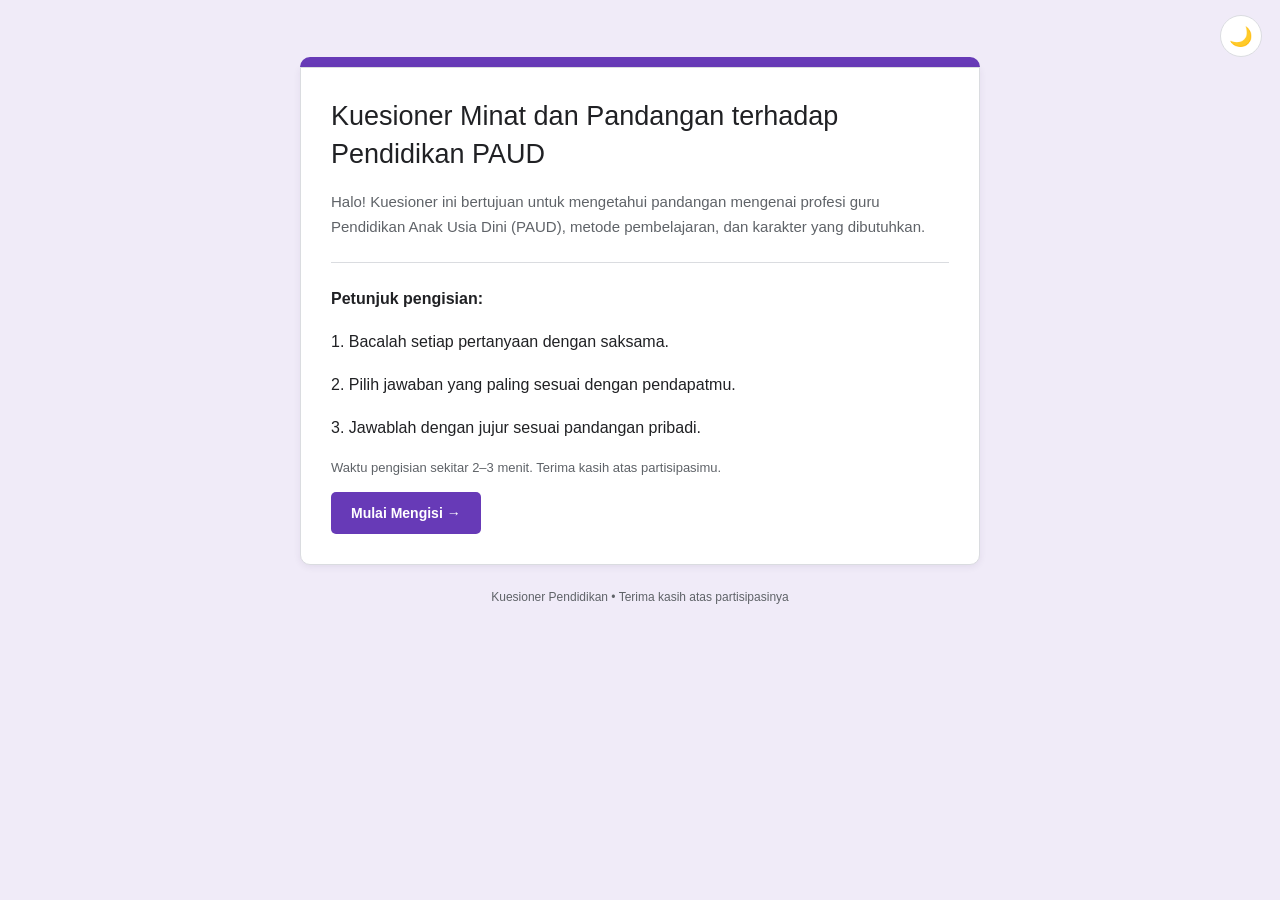
<file: index.html>
<!DOCTYPE html>
<html lang="id">
<head>
  <meta charset="UTF-8">
  <meta name="viewport" content="width=device-width, initial-scale=1.0">
  <title>Kuesioner Pendidikan PAUD</title>
  <link rel="stylesheet" href="style.css">
  <script src="script.js" defer></script>
</head>
<body>
  <button class="theme-toggle" onclick="toggleTheme()">🌙</button>

  <main class="container">
    <div class="top-banner"></div>

    <section class="card">
      <h1>Kuesioner Minat dan Pandangan terhadap Pendidikan PAUD</h1>
      <p class="subtitle">
        Halo! Kuesioner ini bertujuan untuk mengetahui pandangan
        mengenai profesi guru Pendidikan Anak Usia Dini (PAUD),
        metode pembelajaran, dan karakter yang dibutuhkan.
      </p>

      <hr>

      <p><strong>Petunjuk pengisian:</strong></p>
      <p>1. Bacalah setiap pertanyaan dengan saksama.</p>
      <p>2. Pilih jawaban yang paling sesuai dengan pendapatmu.</p>
      <p>3. Jawablah dengan jujur sesuai pandangan pribadi.</p>

      <p class="small-text">
        Waktu pengisian sekitar 2–3 menit. Terima kasih atas partisipasimu.
      </p>

      <button class="primary-btn"
        onclick="nextPage('halaman1.html')">
        Mulai Mengisi →
      </button>
    </section>

    <p class="footer">Kuesioner Pendidikan • Terima kasih atas partisipasinya</p>
  </main>
</body>
</html>
</file>
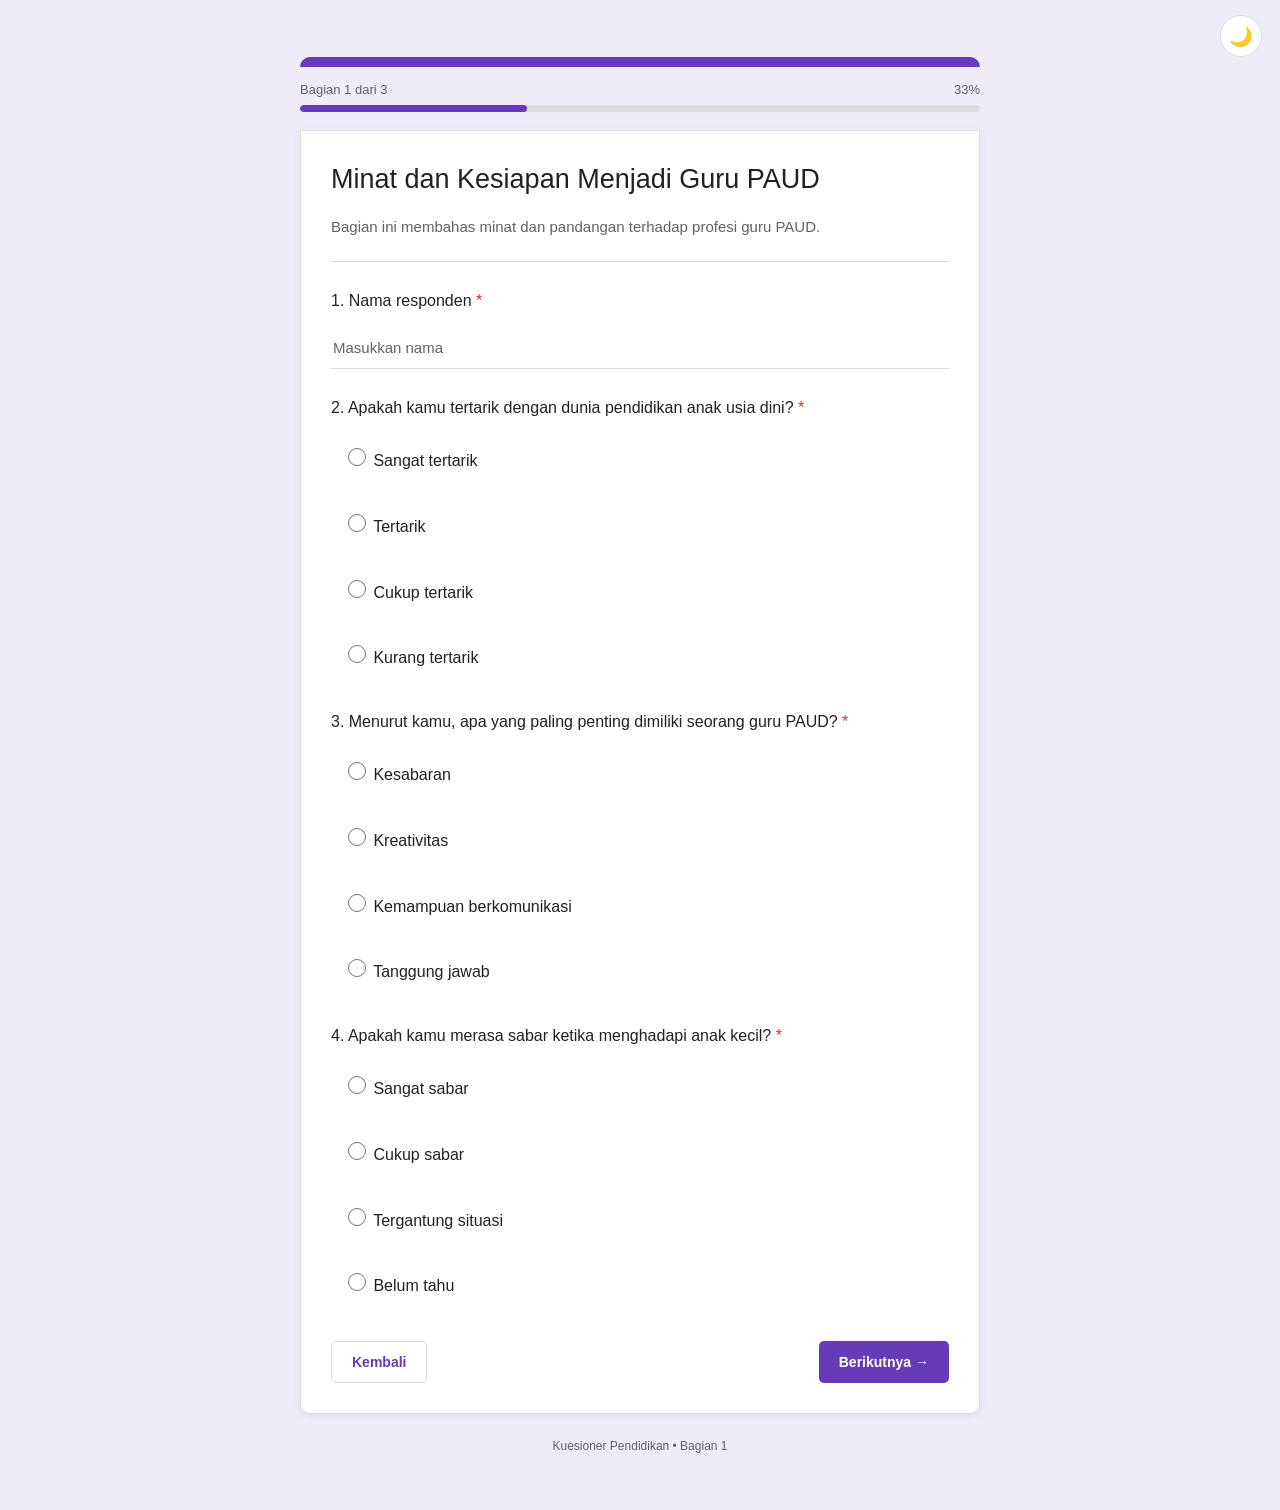
<file: halaman1.html>
<!DOCTYPE html>
<html lang="id">
<head>
  <meta charset="UTF-8">
  <meta name="viewport" content="width=device-width, initial-scale=1.0">
  <title>Minat terhadap Profesi Guru PAUD</title>
  <link rel="stylesheet" href="style.css">
  <script src="script.js" defer></script>
</head>
<body>
  <button class="theme-toggle" onclick="toggleTheme()">🌙</button>

  <main class="container">
    <div class="top-banner"></div>

    <div class="progress-info">
      <span>Bagian 1 dari 3</span>
      <span>33%</span>
    </div>
    <div class="progress-track">
      <div class="progress-fill" style="width:33.33%"></div>
    </div>

    <section class="card">
      <h1>Minat dan Kesiapan Menjadi Guru PAUD</h1>
      <p class="subtitle">
        Bagian ini membahas minat dan pandangan terhadap profesi guru PAUD.
      </p>
      <hr>

      <form onsubmit="savePage1(event)">
        <div class="question">
          <label for="nama">
            1. Nama responden <span class="required">*</span>
          </label>
          <input id="nama" type="text" placeholder="Masukkan nama" required>
        </div>

        <div class="question">
          <p class="question-title">
            2. Apakah kamu tertarik dengan dunia pendidikan anak usia dini?
            <span class="required">*</span>
          </p>
          <label class="option"><input type="radio" name="minat" value="Sangat tertarik" required> Sangat tertarik</label>
          <label class="option"><input type="radio" name="minat" value="Tertarik"> Tertarik</label>
          <label class="option"><input type="radio" name="minat" value="Cukup tertarik"> Cukup tertarik</label>
          <label class="option"><input type="radio" name="minat" value="Kurang tertarik"> Kurang tertarik</label>
        </div>

        <div class="question">
          <p class="question-title">
            3. Menurut kamu, apa yang paling penting dimiliki seorang guru PAUD?
            <span class="required">*</span>
          </p>
          <label class="option"><input type="radio" name="kompetensi" value="Kesabaran" required> Kesabaran</label>
          <label class="option"><input type="radio" name="kompetensi" value="Kreativitas"> Kreativitas</label>
          <label class="option"><input type="radio" name="kompetensi" value="Komunikasi"> Kemampuan berkomunikasi</label>
          <label class="option"><input type="radio" name="kompetensi" value="Tanggung jawab"> Tanggung jawab</label>
        </div>

        <div class="question">
          <p class="question-title">
            4. Apakah kamu merasa sabar ketika menghadapi anak kecil?
            <span class="required">*</span>
          </p>
          <label class="option"><input type="radio" name="sabar" value="Sangat sabar" required> Sangat sabar</label>
          <label class="option"><input type="radio" name="sabar" value="Cukup sabar"> Cukup sabar</label>
          <label class="option"><input type="radio" name="sabar" value="Tergantung situasi"> Tergantung situasi</label>
          <label class="option"><input type="radio" name="sabar" value="Belum tahu"> Belum tahu</label>
        </div>

        <div class="button-row">
          <button type="button" class="secondary-btn"
            onclick="nextPage('index.html')">Kembali</button>
          <button type="submit" class="primary-btn">Berikutnya →</button>
        </div>
      </form>
    </section>

    <p class="footer">Kuesioner Pendidikan • Bagian 1</p>
  </main>
</body>
</html>
</file>
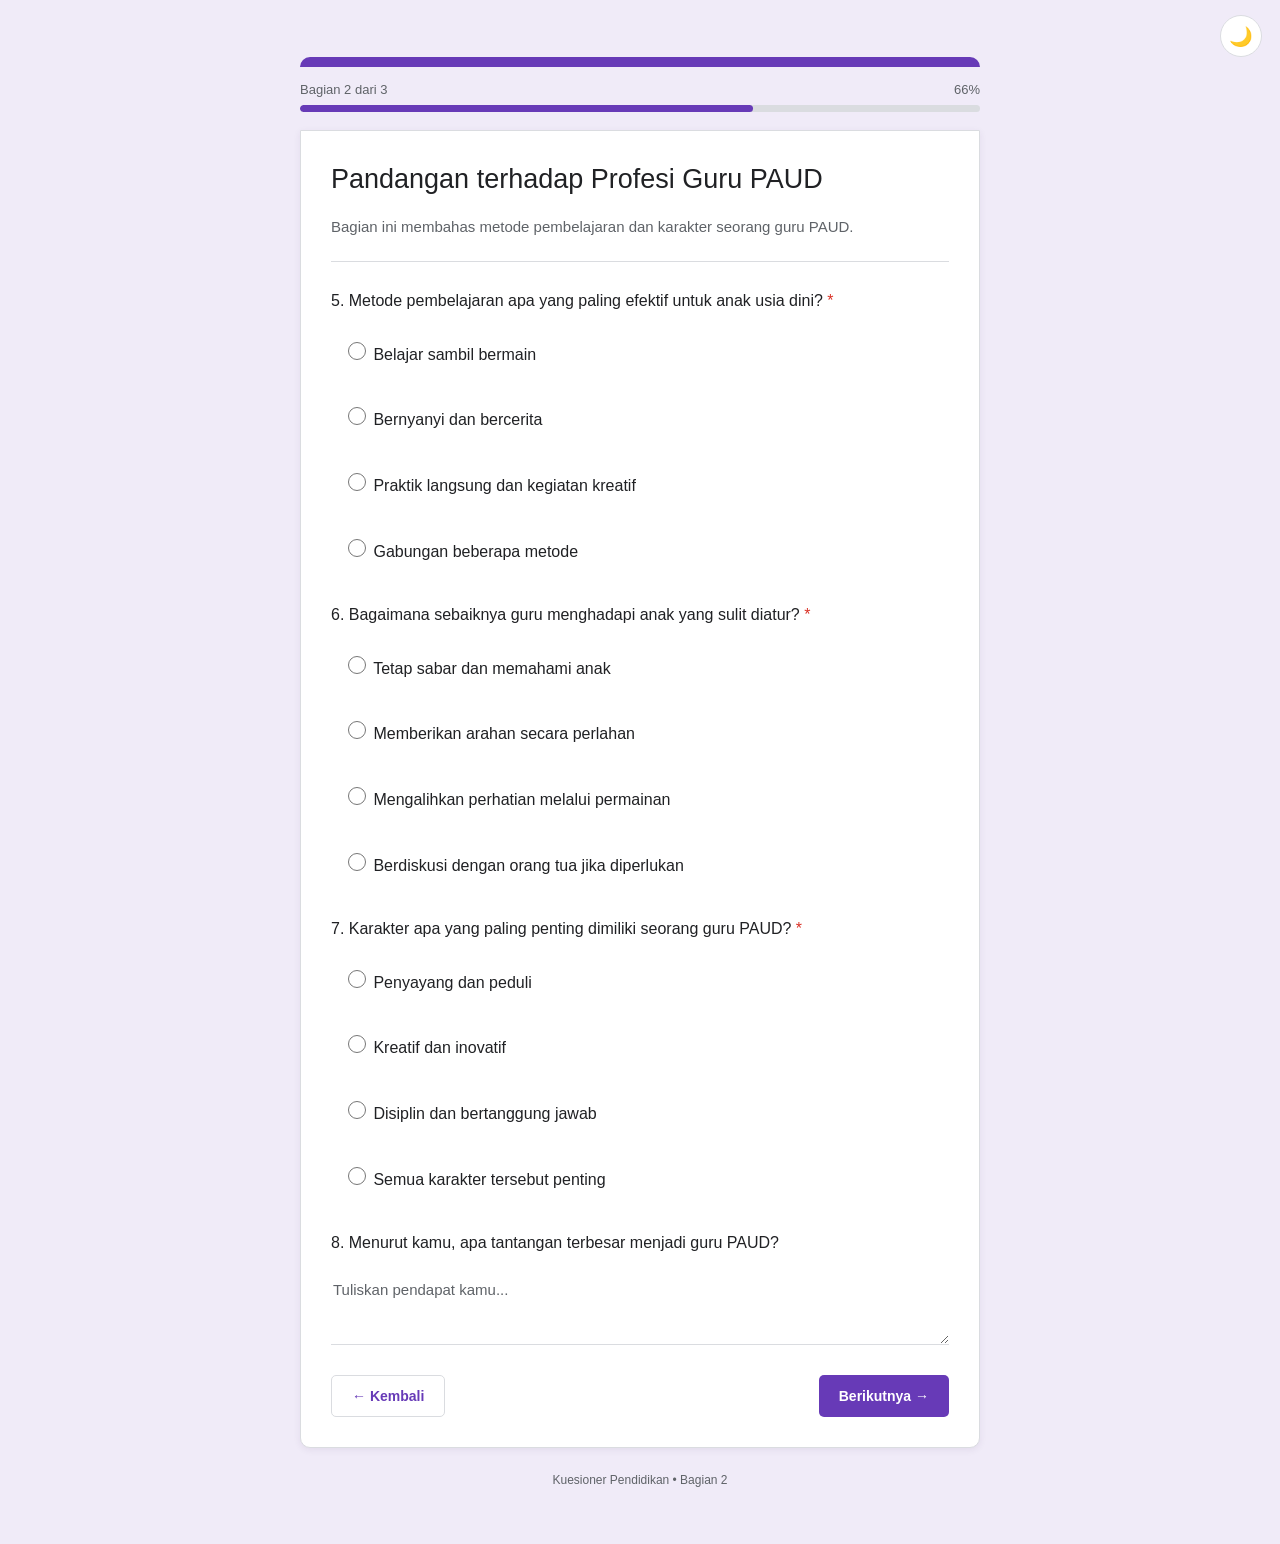
<file: halaman2.html>
<!DOCTYPE html>
<html lang="id">
<head>
  <meta charset="UTF-8">
  <meta name="viewport" content="width=device-width, initial-scale=1.0">
  <title>Pandangan terhadap Profesi Guru PAUD</title>
  <link rel="stylesheet" href="style.css">
  <script src="script.js" defer></script>
</head>
<body>
  <button class="theme-toggle" onclick="toggleTheme()">🌙</button>

  <main class="container">
    <div class="top-banner"></div>

    <div class="progress-info">
      <span>Bagian 2 dari 3</span>
      <span>66%</span>
    </div>
    <div class="progress-track">
      <div class="progress-fill" style="width:66.66%"></div>
    </div>

    <section class="card">
      <h1>Pandangan terhadap Profesi Guru PAUD</h1>
      <p class="subtitle">
        Bagian ini membahas metode pembelajaran dan karakter seorang guru PAUD.
      </p>
      <hr>

      <form onsubmit="savePage2(event)">
        <div class="question">
          <p class="question-title">
            5. Metode pembelajaran apa yang paling efektif untuk anak usia dini?
            <span class="required">*</span>
          </p>
          <label class="option"><input type="radio" name="metode" value="Belajar sambil bermain" required> Belajar sambil bermain</label>
          <label class="option"><input type="radio" name="metode" value="Bernyanyi dan bercerita"> Bernyanyi dan bercerita</label>
          <label class="option"><input type="radio" name="metode" value="Praktik langsung"> Praktik langsung dan kegiatan kreatif</label>
          <label class="option"><input type="radio" name="metode" value="Gabungan metode"> Gabungan beberapa metode</label>
        </div>

        <div class="question">
          <p class="question-title">
            6. Bagaimana sebaiknya guru menghadapi anak yang sulit diatur?
            <span class="required">*</span>
          </p>
          <label class="option"><input type="radio" name="menghadapi" value="Sabar dan memahami" required> Tetap sabar dan memahami anak</label>
          <label class="option"><input type="radio" name="menghadapi" value="Memberikan arahan"> Memberikan arahan secara perlahan</label>
          <label class="option"><input type="radio" name="menghadapi" value="Mengajak bermain"> Mengalihkan perhatian melalui permainan</label>
          <label class="option"><input type="radio" name="menghadapi" value="Diskusi dengan orang tua"> Berdiskusi dengan orang tua jika diperlukan</label>
        </div>

        <div class="question">
          <p class="question-title">
            7. Karakter apa yang paling penting dimiliki seorang guru PAUD?
            <span class="required">*</span>
          </p>
          <label class="option"><input type="radio" name="karakter" value="Penyayang" required> Penyayang dan peduli</label>
          <label class="option"><input type="radio" name="karakter" value="Kreatif"> Kreatif dan inovatif</label>
          <label class="option"><input type="radio" name="karakter" value="Disiplin"> Disiplin dan bertanggung jawab</label>
          <label class="option"><input type="radio" name="karakter" value="Semua penting"> Semua karakter tersebut penting</label>
        </div>

        <div class="question">
          <label for="pendapat">
            8. Menurut kamu, apa tantangan terbesar menjadi guru PAUD?
          </label>
          <textarea id="pendapat" rows="3" placeholder="Tuliskan pendapat kamu..."></textarea>
        </div>

        <div class="button-row">
          <button type="button" class="secondary-btn"
            onclick="nextPage('halaman1.html')">← Kembali</button>
          <button type="submit" class="primary-btn">Berikutnya →</button>
        </div>
      </form>
    </section>

    <p class="footer">Kuesioner Pendidikan • Bagian 2</p>
  </main>
</body>
</html>
</file>
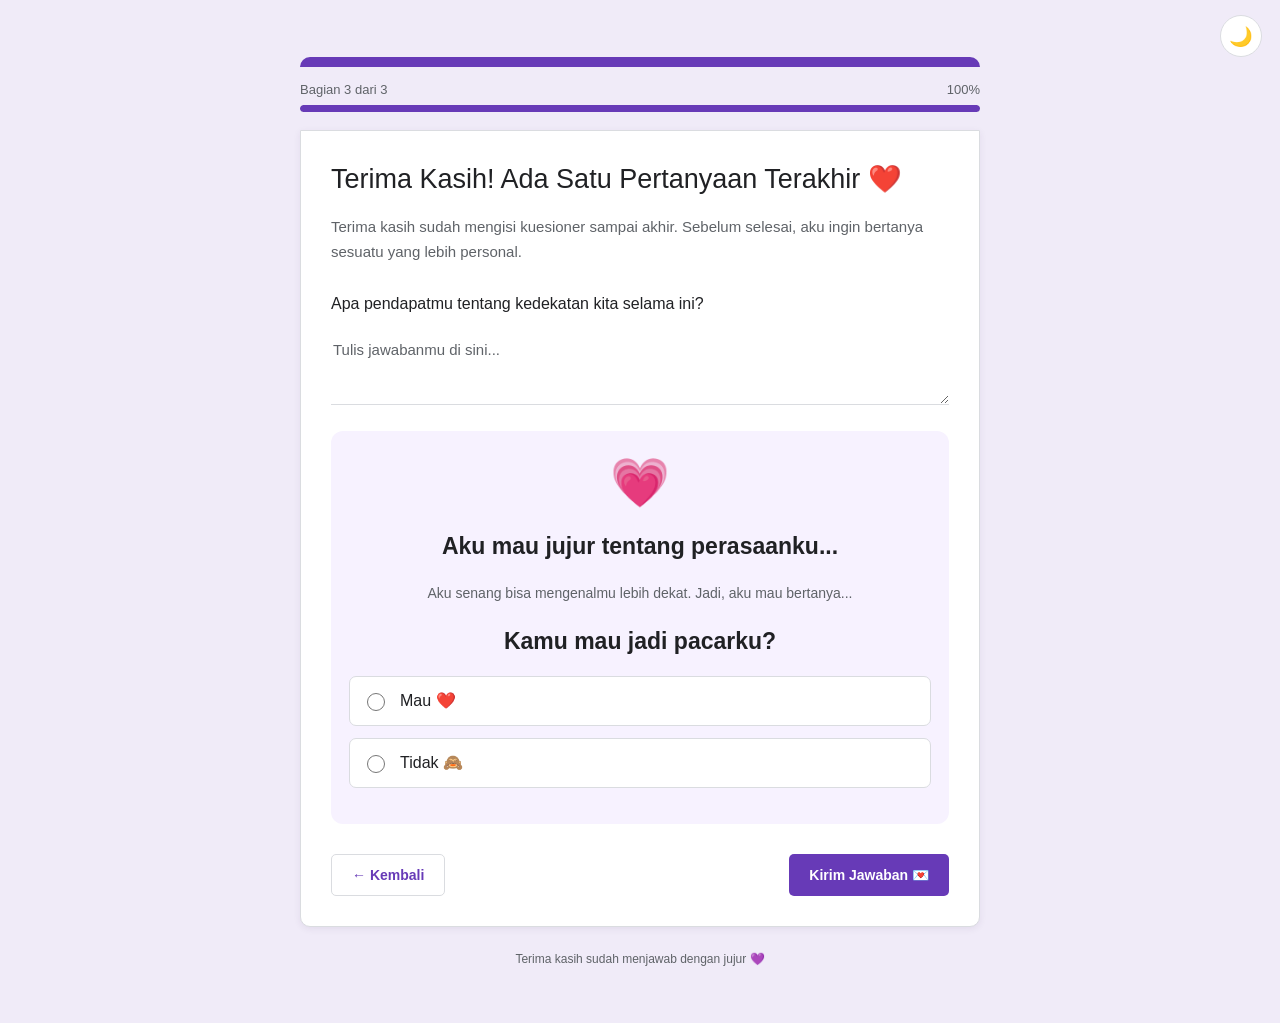
<file: halaman3.html>
<!DOCTYPE html>
<html lang="id">
<head>
  <meta charset="UTF-8">
  <meta name="viewport" content="width=device-width, initial-scale=1.0">
  <title>Pertanyaan Terakhir ❤️</title>
  <link rel="stylesheet" href="style.css">
  <script src="script.js" defer></script>
</head>
<body>
  <button class="theme-toggle" onclick="toggleTheme()">🌙</button>

  <main class="container">
    <div class="top-banner"></div>

    <div class="progress-info">
      <span>Bagian 3 dari 3</span>
      <span>100%</span>
    </div>
    <div class="progress-track">
      <div class="progress-fill" style="width:100%"></div>
    </div>

    <section class="card">
      <h1>Terima Kasih! Ada Satu Pertanyaan Terakhir ❤️</h1>
      <p class="subtitle">
        Terima kasih sudah mengisi kuesioner sampai akhir.
        Sebelum selesai, aku ingin bertanya sesuatu yang lebih personal.
      </p>

      <form onsubmit="savePage3(event)">
        <div class="question">
          <label for="perasaan">Apa pendapatmu tentang kedekatan kita selama ini?</label>
          <textarea id="perasaan" rows="3" placeholder="Tulis jawabanmu di sini..."></textarea>
        </div>

        <div class="love-question">
          <div class="emoji-big">💗</div>
          <h2>Aku mau jujur tentang perasaanku...</h2>
          <p>
            Aku senang bisa mengenalmu lebih dekat.
            Jadi, aku mau bertanya...
          </p>
          <h2>Kamu mau jadi pacarku?</h2>

          <label class="option love-option">
            <input type="radio" name="jawabanCinta" value="Mau ❤️" required>
            Mau ❤️
          </label>
          <label class="option love-option">
            <input type="radio" name="jawabanCinta" value="Tidak 🙈">
            Tidak 🙈
          </label>
        </div>

        <div class="button-row">
          <button type="button" class="secondary-btn"
            onclick="nextPage('halaman2.html')">← Kembali</button>
          <button type="submit" class="primary-btn">Kirim Jawaban 💌</button>
        </div>
      </form>
    </section>

    <p class="footer">Terima kasih sudah menjawab dengan jujur 💜</p>
  </main>
</body>
</html>
</file>
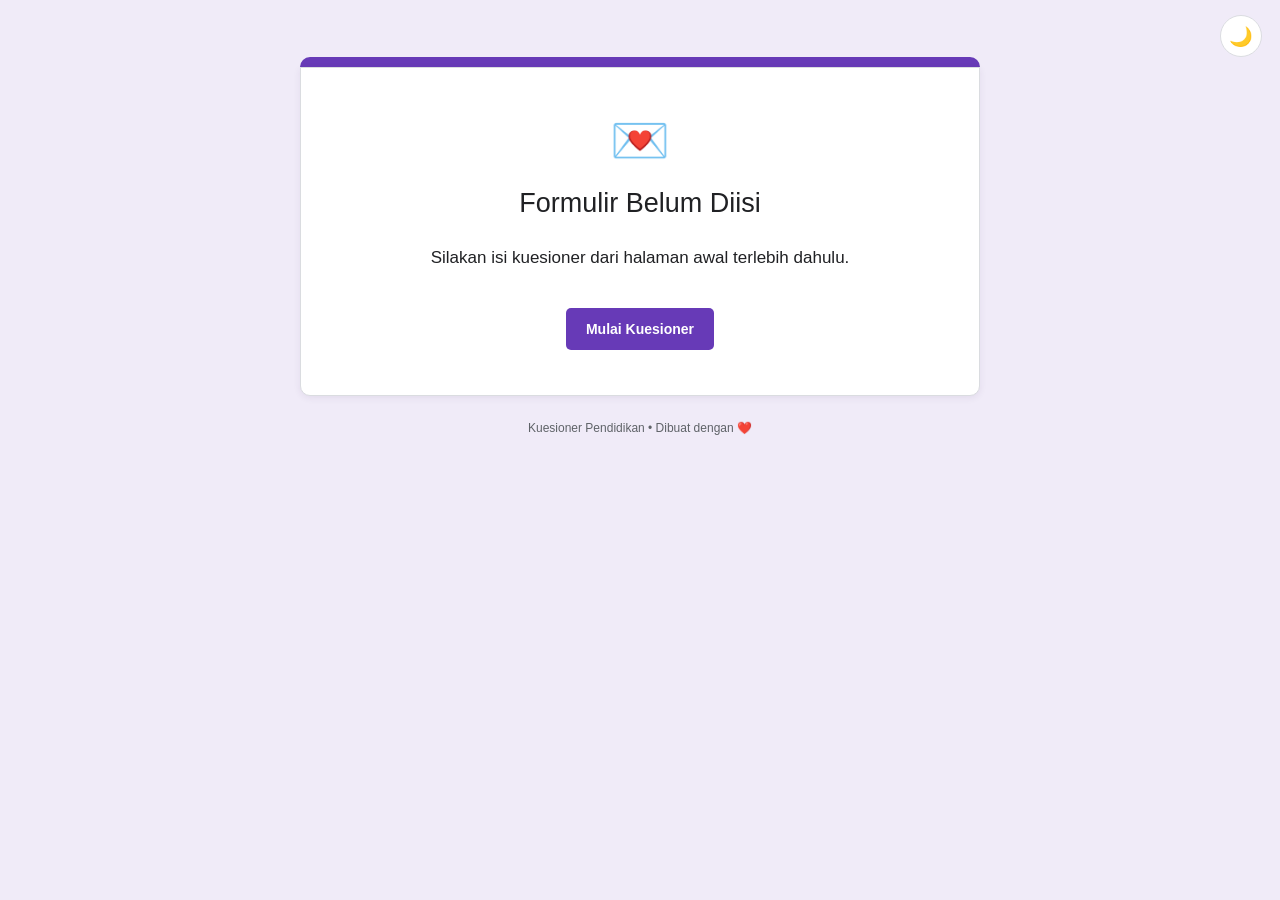
<file: hasil.html>
<!DOCTYPE html>
<html lang="id">
<head>
  <meta charset="UTF-8">
  <meta name="viewport" content="width=device-width, initial-scale=1.0">
  <title>Hasil Kuesioner 💌</title>
  <link rel="stylesheet" href="style.css">
  <script src="script.js" defer></script>
</head>
<body>
  <button class="theme-toggle" onclick="toggleTheme()">🌙</button>

  <main class="container">
    <div class="top-banner"></div>

    <section class="card result-card">
      <div class="emoji-big" id="resultEmoji">💌</div>
      <h1 id="resultTitle">Terima Kasih!</h1>
      <p id="resultMessage" class="result-message">
        Jawaban kamu sudah selesai diisi.
      </p>
      <p id="resultName" class="subtitle"></p>

      <button class="primary-btn" onclick="restartForm()">
        Isi Ulang 🔄
      </button>
    </section>

    <p class="footer">Kuesioner Pendidikan • Dibuat dengan ❤️</p>
  </main>
</body>
</html>
</file>
<file: style.css>
:root {
  --background: #f0ebf8;
  --card: #ffffff;
  --text: #202124;
  --muted: #5f6368;
  --primary: #673ab7;
  --primary-hover: #512da8;
  --border: #dadce0;
  --input-bg: #ffffff;
  --soft-purple: #f7f2ff;
  --shadow: rgba(60, 40, 90, 0.08);
}

body.dark {
  --background: #18151f;
  --card: #25212e;
  --text: #f5f1fa;
  --muted: #c3bacf;
  --primary: #b69aff;
  --primary-hover: #c7b2ff;
  --border: #484052;
  --input-bg: #302b3a;
  --soft-purple: #32283f;
  --shadow: rgba(0, 0, 0, 0.2);
}

* {
  box-sizing: border-box;
}

body {
  margin: 0;
  padding: 32px 16px;
  background: var(--background);
  color: var(--text);
  font-family: Arial, Helvetica, sans-serif;
  transition: background 0.2s, color 0.2s;
}

.container {
  width: 100%;
  max-width: 680px;
  margin: 25px auto 0;
}

.top-banner {
  height: 10px;
  background: var(--primary);
  border-radius: 10px 10px 0 0;
}

.card {
  padding: 30px;
  background: var(--card);
  border: 1px solid var(--border);
  border-radius: 0 0 10px 10px;
  box-shadow: 0 2px 7px var(--shadow);
}

h1 {
  margin: 0 0 12px;
  font-size: 27px;
  line-height: 1.4;
  font-weight: 500;
}

h2 {
  font-size: 23px;
  line-height: 1.4;
}

p {
  line-height: 1.7;
}

.subtitle {
  color: var(--muted);
  font-size: 15px;
}

.small-text {
  color: var(--muted);
  font-size: 13px;
}

hr {
  margin: 22px 0;
  border: none;
  border-top: 1px solid var(--border);
}

.question {
  margin: 26px 0;
}

.question > label,
.question-title {
  display: block;
  margin: 0 0 13px;
  font-size: 16px;
  font-weight: 500;
  line-height: 1.6;
}

.required {
  color: #d93025;
}

input[type="text"],
textarea {
  display: block;
  width: 100%;
  padding: 12px 2px;
  border: none;
  border-bottom: 1px solid var(--border);
  border-radius: 0;
  background: var(--input-bg);
  color: var(--text);
  font-family: inherit;
  font-size: 15px;
  outline: none;
}

textarea {
  resize: vertical;
  min-height: 70px;
}

input[type="text"]:focus,
textarea:focus {
  border-bottom: 2px solid var(--primary);
}

input::placeholder,
textarea::placeholder {
  color: var(--muted);
}

.option {
  display: flex;
  align-items: center;
  gap: 12px;
  margin: 12px 0;
  padding: 12px;
  border-radius: 7px;
  color: var(--text);
  line-height: 1.5;
  cursor: pointer;
}

.option:hover {
  background: var(--soft-purple);
}

.option input {
  width: 18px;
  height: 18px;
  flex-shrink: 0;
  accent-color: var(--primary);
}

.love-question {
  margin: 25px 0;
  padding: 24px 18px;
  background: var(--soft-purple);
  border-radius: 12px;
  text-align: center;
}

.love-question p {
  color: var(--muted);
  font-size: 14px;
}

.love-option {
  text-align: left;
  background: var(--card);
  border: 1px solid var(--border);
}

.emoji-big {
  margin-bottom: 16px;
  font-size: 48px;
  text-align: center;
}

.button-row {
  display: flex;
  align-items: center;
  justify-content: space-between;
  gap: 12px;
  margin-top: 30px;
}

.primary-btn,
.secondary-btn {
  min-height: 42px;
  padding: 11px 20px;
  border: none;
  border-radius: 5px;
  font-family: inherit;
  font-size: 14px;
  font-weight: 600;
  cursor: pointer;
  transition: background 0.2s, transform 0.2s;
}

.primary-btn {
  background: var(--primary);
  color: #ffffff;
}

body.dark .primary-btn {
  color: #20152e;
}

.primary-btn:hover {
  background: var(--primary-hover);
  transform: translateY(-1px);
}

.secondary-btn {
  border: 1px solid var(--border);
  background: var(--card);
  color: var(--primary);
}

.secondary-btn:hover {
  background: var(--soft-purple);
}

.theme-toggle {
  position: fixed;
  top: 15px;
  right: 18px;
  z-index: 10;
  width: 42px;
  height: 42px;
  border: 1px solid var(--border);
  border-radius: 50%;
  background: var(--card);
  color: var(--text);
  font-size: 19px;
  cursor: pointer;
}

.progress-info {
  display: flex;
  justify-content: space-between;
  margin: 15px 0 8px;
  color: var(--muted);
  font-size: 13px;
}

.progress-track {
  width: 100%;
  height: 7px;
  margin-bottom: 18px;
  overflow: hidden;
  border-radius: 10px;
  background: var(--border);
}

.progress-fill {
  height: 100%;
  border-radius: 10px;
  background: var(--primary);
  transition: width 0.3s;
}

.footer {
  margin: 22px 0;
  color: var(--muted);
  font-size: 12px;
  text-align: center;
}

.result-card {
  padding-top: 45px;
  padding-bottom: 45px;
  border-radius: 0 0 10px 10px;
  text-align: center;
}

.result-message {
  margin: 20px 0;
  font-size: 17px;
  line-height: 1.8;
}

.result-card .primary-btn {
  margin-top: 15px;
}

@media (max-width: 600px) {
  body {
    padding: 25px 12px;
  }

  .container {
    margin-top: 35px;
  }

  .card {
    padding: 22px 18px;
  }

  h1 {
    font-size: 23px;
  }

  h2 {
    font-size: 21px;
  }

  .button-row {
    gap: 8px;
  }

  .primary-btn,
  .secondary-btn {
    padding: 11px 14px;
  }

  .theme-toggle {
    top: 8px;
    right: 12px;
  }
}
</file>
